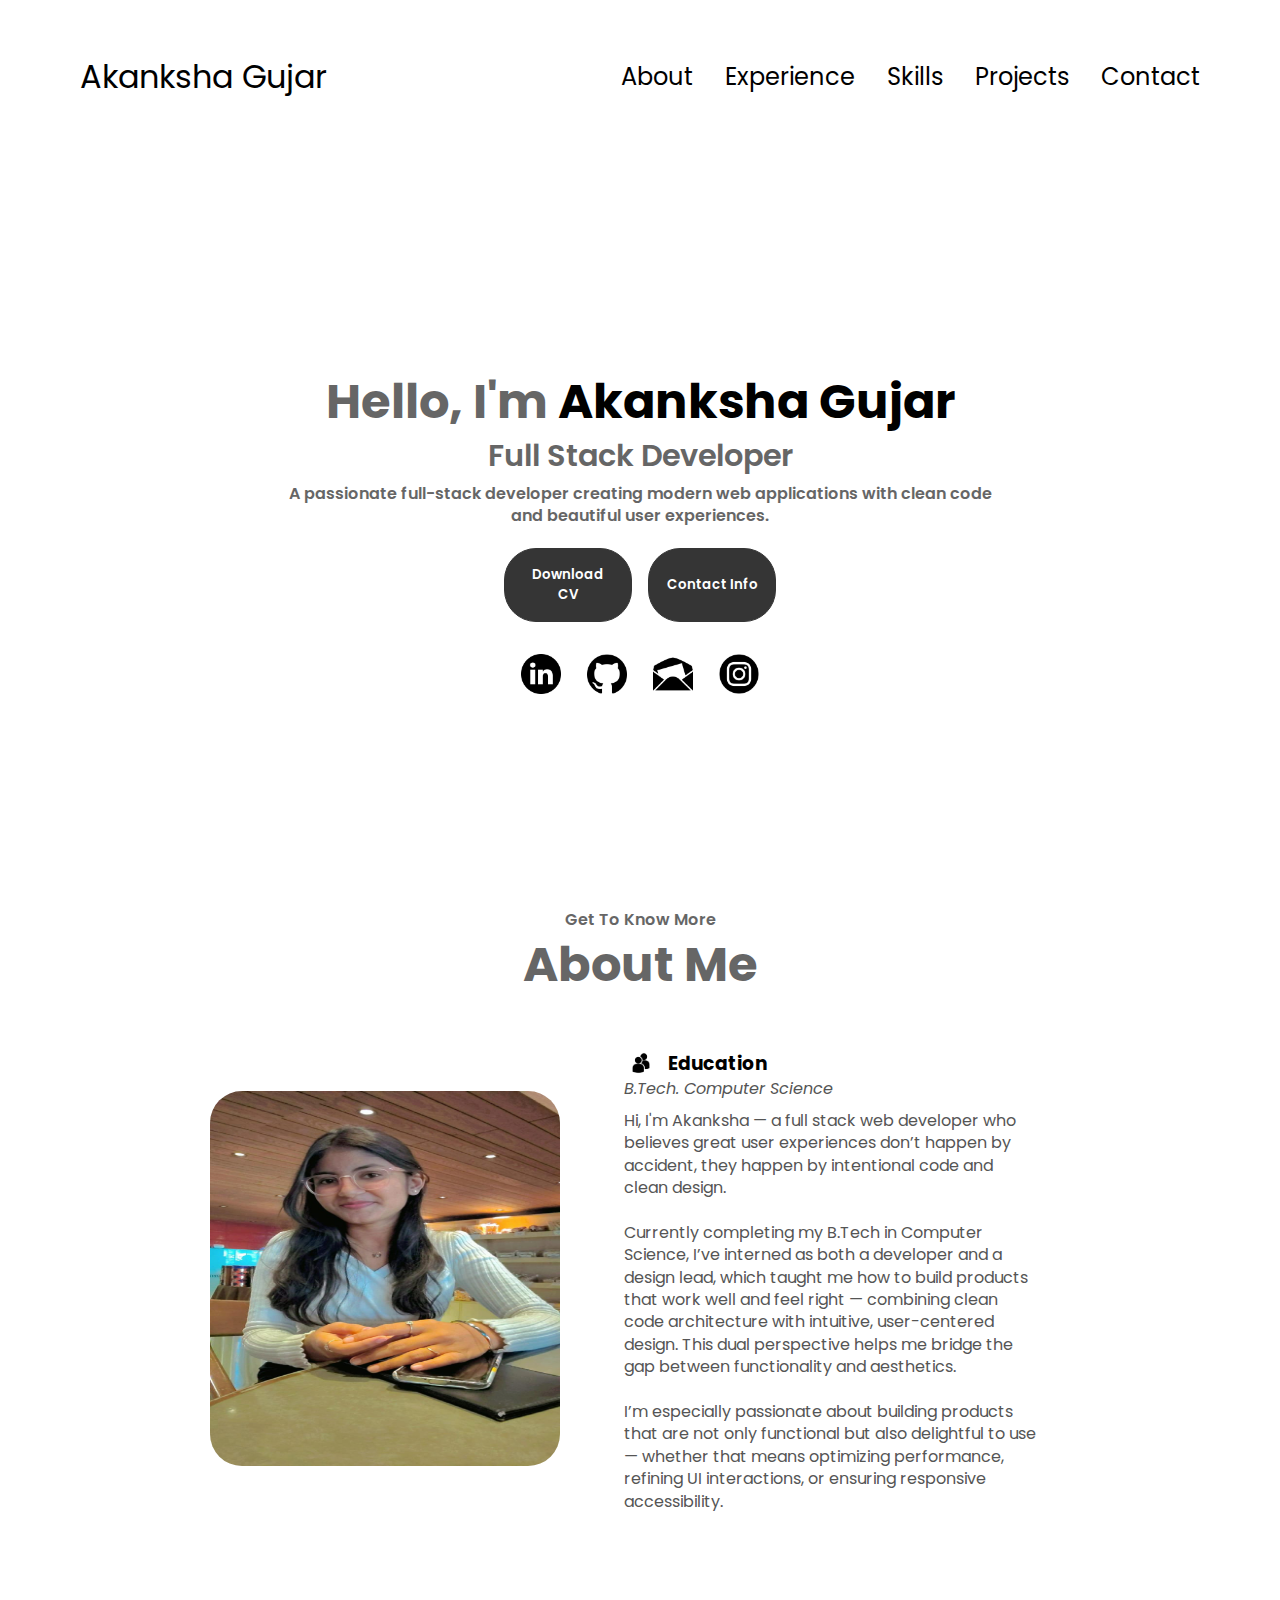
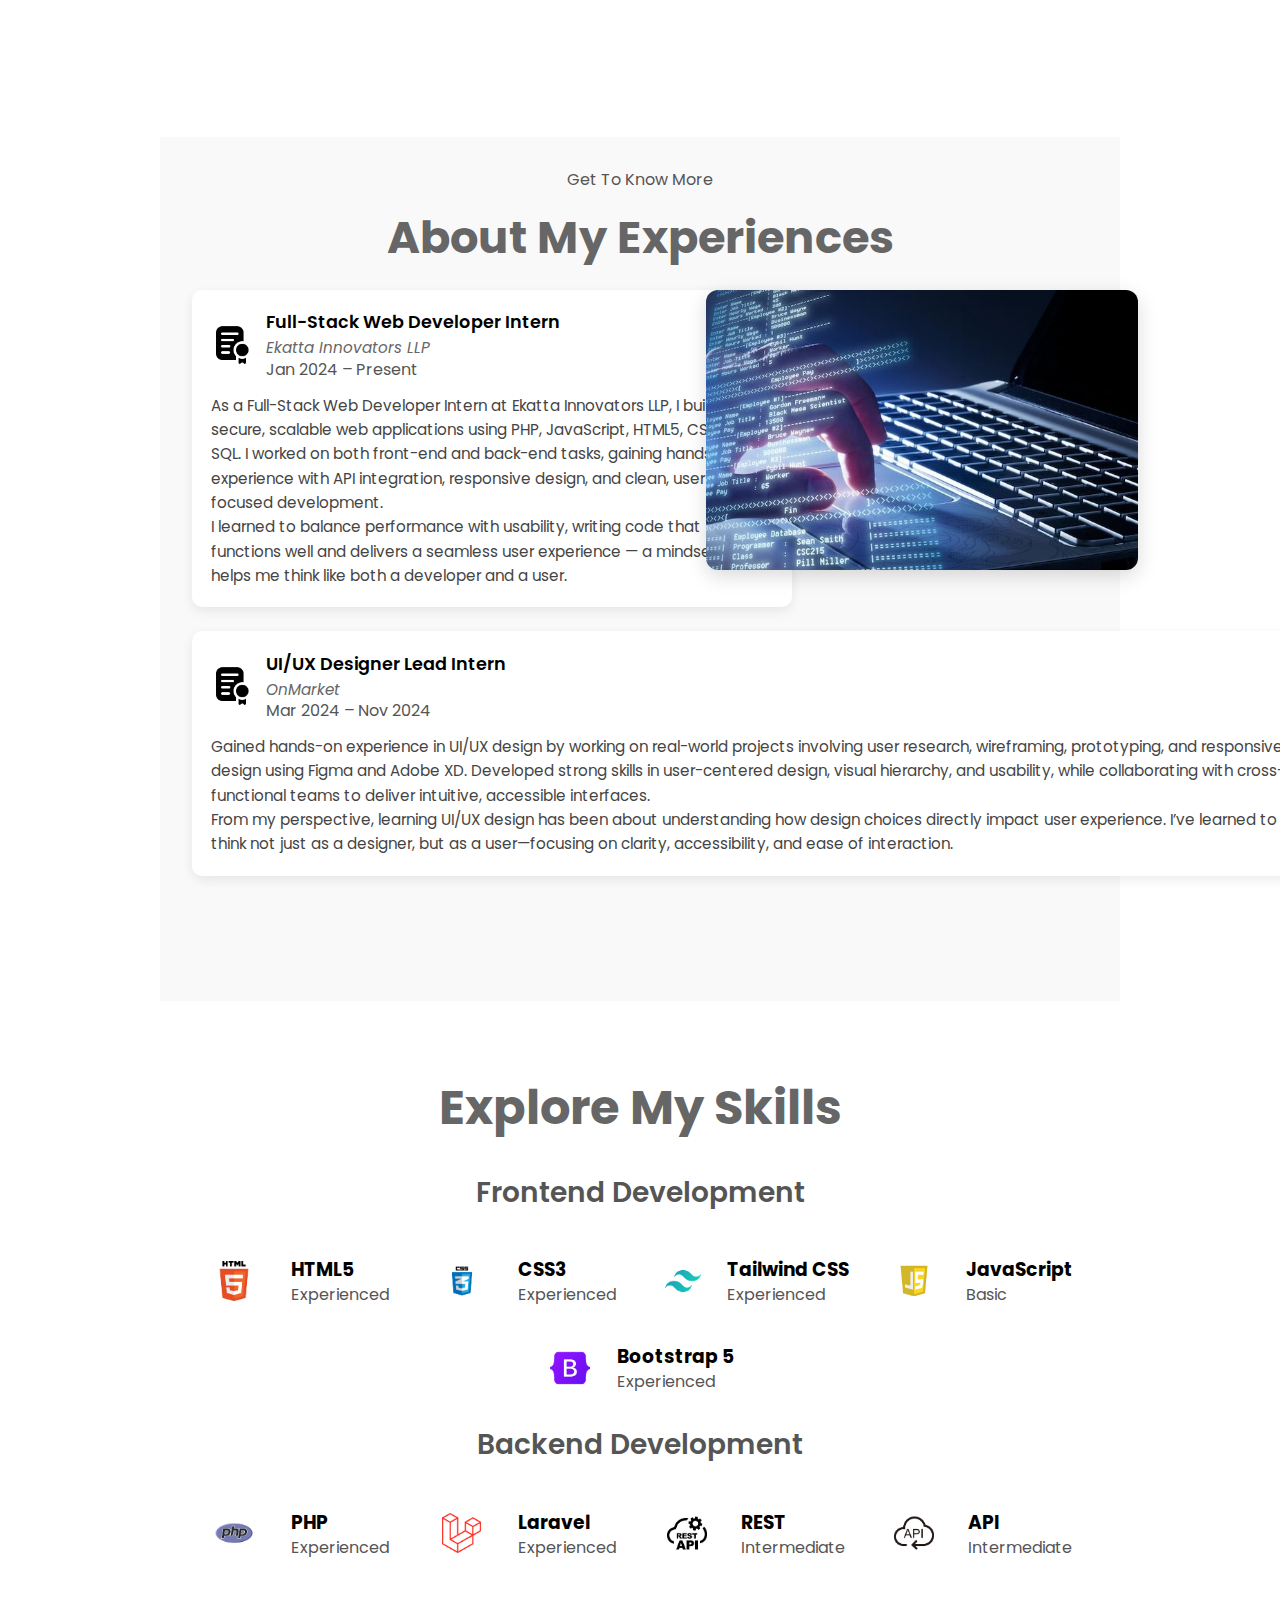
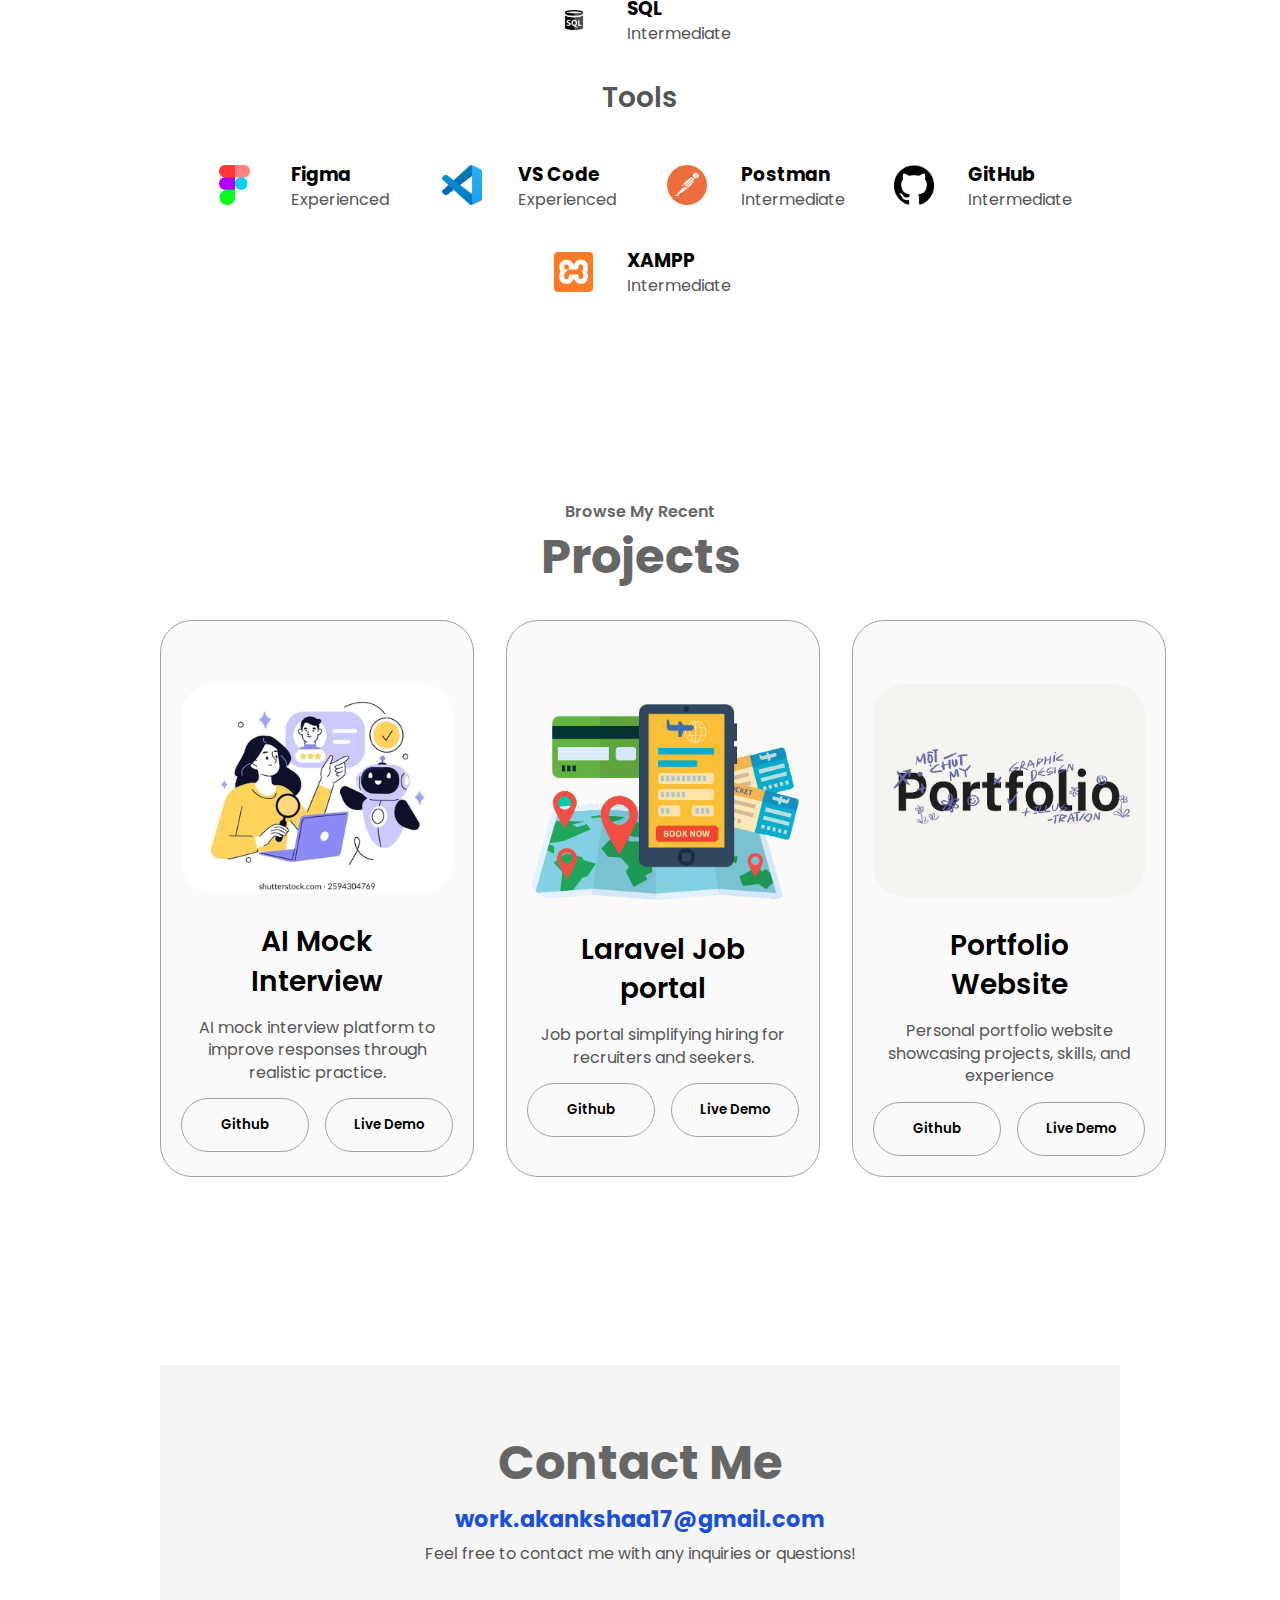
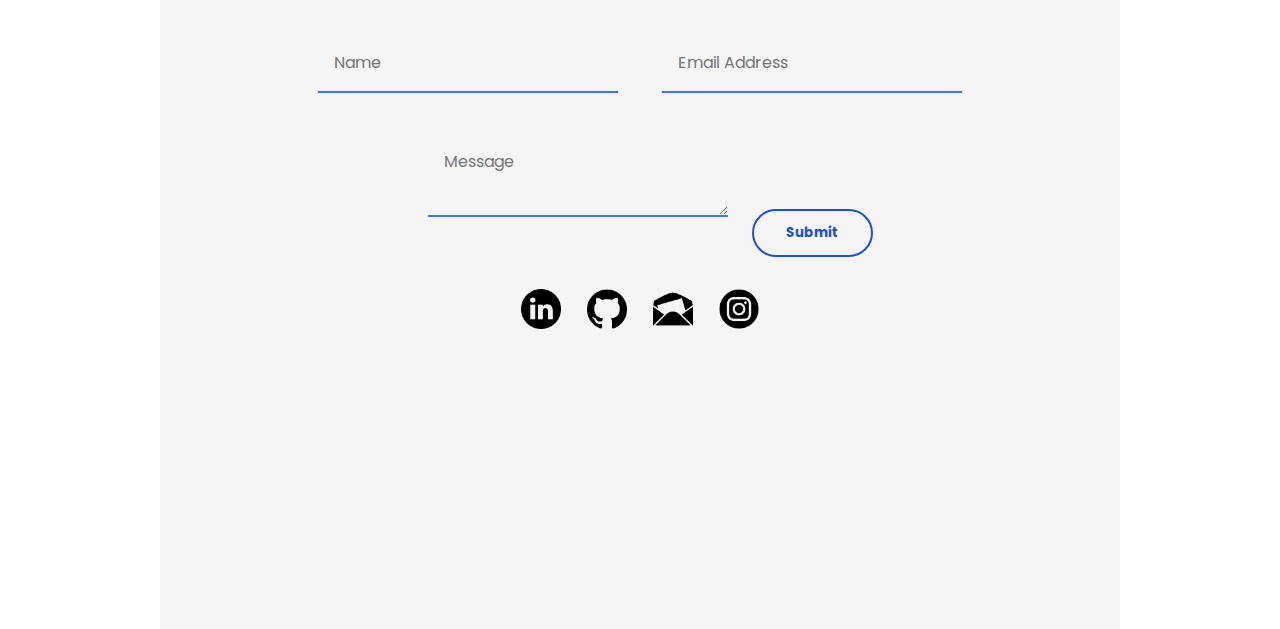
<file: index.html>
<!DOCTYPE html>
<html lang="en">

<head>
  <meta charset="UTF-8" />
  <meta http-equiv="X-UA-Compatible" content="IE=edge" />
  <meta name="viewport" content="width=device-width, initial-scale=1.0" />
  <title>My Portfolio</title>
  <link rel="stylesheet" href="style.css" />
  <link rel="stylesheet" href="mediaqueries.css" />
  <link rel="https://cdnjs.cloudflare.com/ajax/libs/font-awesome/6.7.2/css/all.min.css">

  <style>
    .menu-links {
      position: absolute;
      top: 100%;
      right: 0;
      /* ✅ Open menu aligned to the right */
      background-color: white;
      width: fit-content;
      max-height: 0;
      overflow: hidden;
      transition: all 0.3s ease-in-out;
    }


    /* Active class to show menu */
    .menu-links.active {
      max-height: 400px;
      /* Adjust as needed */
    }
  </style>
</head>

<body>

  <nav class="mobile-navbar">
    <div class="mobile-logo">Akanksha Gujar</div>
    <div class="menu-icon" onclick="toggleMobileMenu()">
      &#9776;
    </div>
    <ul class="mobile-menu-list" id="mobileMenu">
      <li><a href="#about">ABOUT</a></li>
      <li><a href="#experience">EXPERIENCE</a></li>
      <li><a href="#Skills">SKILLS</a></li>
      <li><a href="#projects">PROJECTS</a></li>
      <li><a href="#contact">CONTACT</a></li>
    </ul>
  </nav>

  <script>
    function toggleMobileMenu() {
      document.getElementById("mobileMenu").classList.toggle("menu-visible");
    }
  </script>

  <div class="menu-links">
    <ul>
      <li><a href="#about" onclick="toggleMenu()">About</a></li>
      <li><a href="#experience" onclick="toggleMenu()">Experience</a></li>
      <li><a href="#Skills" onclick="toggleMenu()">Skills</a></li>
      <li><a href="#projects" onclick="toggleMenu()">Projects</a></li>
      <li><a href="#contact" onclick="toggleMenu()">Contact</a></li>
    </ul>
  </div>

  <nav id="desktop-nav">
    <div class="logo">Akanksha Gujar</div>
    <div>
      <ul class="nav-links">
        <li><a href="#about">About</a></li>
        <li><a href="#experience">Experience</a></li>
        <li><a href="#Skills">Skills</a></li>
        <li><a href="#projects">Projects</a></li>
        <li><a href="#contact">Contact</a></li>
      </ul>
    </div>
  </nav>
  <!-- <nav id="hamburger-nav">
    <div class="logo">Akanksha Gujar</div>
    <div class="hamburger-menu">
      <div class="hamburger-icon" onclick="toggleMenu()">
        <span></span>
        <span></span>
        <span></span>
      </div>
      <div class="menu-links">
        <li><a href="#about" onclick="toggleMenu()">About</a></li>
        <li><a href="#experience" onclick="toggleMenu()">Experience</a></li>
        <li><a href="#Skills" onclick="toggleMenu()">Skills</a></li>
        <li><a href="#projects" onclick="toggleMenu()">Projects</a></li>
        <li><a href="#contact" onclick="toggleMenu()">Contact</a></li>
      </div>
    </div>
  </nav> -->

  <section id="profile">
    <div class="section__text">
      <h1 class="title">Hello, I'm<span class="highlight"> Akanksha Gujar</span></h1>
      <p class="section__text__p2">Full Stack Developer</p>
      <p class="section__text__p3">A passionate full-stack developer creating modern web applications with clean code
        <br>and beautiful user experiences.

      </p>
      <div class="btn-container">
        <button class="btn btn-color-1" onclick="downloadFile()">
          Download CV
        </button>

        <script>
          function downloadFile() {
            const link = document.createElement('a');
            link.href = '/assets/Akanksha Gujar -A resume.pdf';  // Use forward slashes
            link.download = 'Akanksha Gujar -A resume.pdf';
            document.body.appendChild(link);
            link.click();
            document.body.removeChild(link);
          }
        </script>



        <button class="btn btn-color-1" onclick="location.href='#contact'">
          Contact Info
        </button>
      </div>
      <div id="socials-container">
        <img src="assets/linkedin.png" alt="My LinkedIn profile" class="icon"
          onclick="location.href='https://linkedin.com/in/akanksha-gujar'" />
        <img src="assets/github.png" alt="My Github profile" class="icon"
          onclick="location.href='https://github.com/akankshaa-gujar'" />
        <img src="assets/envelope.png" alt="My email profile" class="icon"
          onclick="location.href='https://work.akankshaa17@gmail.com'" />
        <img src="assets/instagram.png" alt="My instagram profile" class="icon"
          onclick="location.href='https://www.instagram.com/a.akanksha_17?igsh=MWZia2c3Nmo2czVubw=='" />
      </div>
    </div>
  </section>

  <section id="about">
    <p class="section__text__p1">Get To Know More</p>
    <h1 class="title">About Me</h1>
    <div class="section-container">
      <div class="section__pic-container">
        <img src="assets/me.jpg" alt="Profile picture" class="about-pic" />
      </div>
      <div class="about-details-container">
        <div class="about-containers">

          <div class="details-container">
            <div class="education-inline">
              <img src="./assets/education.png" alt="Education icon" class="icon" />
              <h3>Education</h3>
            </div>
            <p><i>B.Tech. Computer Science</i></p>
          </div>
        </div>
        <div class="text-container">
          <p>
            Hi, I'm Akanksha — a full stack web developer who believes great user experiences don’t happen by accident,
            they happen by intentional code and clean design.
            <br><br>
            Currently completing my B.Tech in Computer Science, I’ve interned as both a developer and a design lead,
            which taught me how to build products that work well
            and feel right — combining clean code architecture with intuitive, user-centered design. This dual
            perspective helps me bridge the gap between functionality and aesthetics.
            <br><br>
            I’m especially passionate about building products that are not only functional but also delightful to use —
            whether that means optimizing performance, refining UI interactions, or ensuring responsive accessibility.

          </p>
        </div>
      </div>
    </div>
  </section>

  <!-- experince section start -->
  <section id="experience">
    <p class="section-text-p1">Get To Know More</p>
    <h1 class="section-title mb-3">About My Experiences</h1>

    <div class="experience-section-container">
      <!-- Left: Experience Details -->
      <div class="experience-details">

        <!-- Experience Card 1 -->
        <div class="experience-card">
          <div class="experience-header">
            <img src="assets/certificate.png" alt="Education icon" class="experience-icon" />
            <div class="experience-text">
              <h3 class="experience-title">Full-Stack Web Developer Intern</h3>
              <p class="experience-designation"><i>Ekatta Innovators LLP</i></p>
              <p class="experience-duration">Jan 2024 – Present</p>
            </div>
          </div>
          <p class="experience-description">
            As a Full-Stack Web Developer Intern at Ekatta Innovators LLP, I built secure, scalable web applications
            using PHP, JavaScript, HTML5, CSS3, and SQL. I worked on both front-end and back-end tasks, gaining hands-on
            experience with API integration, responsive design, and clean, user-focused development.<br>
            I learned to balance performance with usability, writing code that functions well and delivers a seamless
            user experience — a mindset that helps me think like both a developer and a user.
          </p>
        </div>

        <!-- Experience Card 2 -->
        <div class="experience-card-2">
          <div class="experience-header">
            <img src="assets/certificate.png" alt="Education icon" class="experience-icon" />
            <div class="experience-text">
              <h3 class="experience-title">UI/UX Designer Lead Intern</h3>
              <p class="experience-designation"><i>OnMarket</i></p>
              <p class="experience-duration">Mar 2024 – Nov 2024</p>
            </div>
          </div>
          <p class="experience-description-2">
            Gained hands-on experience in UI/UX design by working on real-world projects involving user research,
            wireframing, prototyping, and responsive design using Figma and Adobe XD. Developed strong skills in
            user-centered design, visual hierarchy, and usability, while collaborating with cross-functional teams to
            deliver intuitive, accessible interfaces.
            <br>
            From my perspective, learning UI/UX design has been about understanding how design choices directly impact
            user experience. I’ve learned to think not just as a designer, but as a user—focusing on clarity,
            accessibility, and ease of interaction.
          </p>
        </div>

      </div>

      <!-- Right: Profile Image -->
      <div class="experience-image-container">
        <img src="assets/experiences/code.jpg" alt="Profile picture" class="experience-image" />
      </div>
    </div>

  </section>


  <!-- experince section end  -->

  <section id="Skills">
    <h1 class="title"> Explore My Skills</h1>

    <div class="carousel-container">

      <!-- Frontend Slide -->
      <div class="skills-slide">
        <h2 class="Skills-sub-title">Frontend Development</h2>
        <div class="article-container">
          <article>

            <img src="assets/icons/html5.png" alt="HTML5" class="icon" />
            <div>
              <h3>HTML5</h3>
              <p>Experienced</p>
            </div>
          </article>
          <article>
            <img src="assets/icons/css3.png" alt="CSS3" class="icon" />
            <div>
              <h3>CSS3</h3>
              <p>Experienced</p>
            </div>
          </article>
          <article>
            <img src="assets/icons/tailwind css.png" alt="Tailwind" class="icon" />
            <div>
              <h3>Tailwind CSS</h3>
              <p>Experienced</p>
            </div>
          </article>
          <article>
            <img src="assets/icons/js.png" alt="JS" class="icon" />
            <div>
              <h3>JavaScript</h3>
              <p>Basic</p>
            </div>
          </article>
          <article>
            <img src="assets/icons/boottsrap5.jpg" alt="Bootstrap" class="icon" />
            <div>
              <h3>Bootstrap 5</h3>
              <p>Experienced</p>
            </div>
          </article>
        </div>
      </div>

      <!-- Backend Slide -->
      <div class="skills-slide">
        <h2 class="Skills-sub-title">Backend Development</h2>
        <div class="article-container">
          <article>
            <img src="assets/icons/php.png" alt="PHP" class="icon" />
            <div>
              <h3>PHP</h3>
              <p>Experienced</p>
            </div>
          </article>
          <article>
            <img src="assets/icons/laravel.png" alt="Laravel" class="icon" />
            <div>
              <h3>Laravel</h3>
              <p>Experienced</p>
            </div>
          </article>
          <article>
            <img src="assets/icons/rest.png" alt="REST" class="icon" />
            <div>
              <h3>REST</h3>
              <p>Intermediate</p>
            </div>
          </article>
          <article>
            <img src="assets/icons/api.png" alt="API" class="icon" />
            <div>
              <h3>API</h3>
              <p>Intermediate</p>
            </div>
          </article>
          <article>
            <img src="assets/icons/sql.png" alt="SQL" class="icon" />
            <div>
              <h3>SQL</h3>
              <p>Intermediate</p>
            </div>
          </article>
        </div>
      </div>

      <!-- Tools Slide -->
      <div class="skills-slide">
        <h2 class="Skills-sub-title">Tools</h2>
        <div class="article-container">
          <article>
            <img src="assets/icons/figma.png" alt="Figma" class="icon" />
            <div>
              <h3>Figma</h3>
              <p>Experienced</p>
            </div>
          </article>
          <article>
            <img src="assets/icons/vs code.jpg" alt="VS Code" class="icon" />
            <div>
              <h3>VS Code</h3>
              <p>Experienced</p>
            </div>
          </article>
          <article>
            <img src="assets/icons/postman.png" alt="Postman" class="icon" />
            <div>
              <h3>Postman</h3>
              <p>Intermediate</p>
            </div>
          </article>
          <article>
            <img src="assets/icons/github.png" alt="GitHub" class="icon" />
            <div>
              <h3>GitHub</h3>
              <p>Intermediate</p>
            </div>
          </article>
          <article>
            <img src="assets/icons/xampp.png" alt="XAMPP" class="icon" />
            <div>
              <h3>XAMPP</h3>
              <p>Intermediate</p>
            </div>
          </article>
        </div>
      </div>

    </div>
  </section>


  <!-- skills section end -->

  <section id="projects">
    <p class="section__text__p1">Browse My Recent</p>
    <h1 class="title">Projects</h1>
    <div class="Skills-details-container">
      <div class="about-containers">
        <div class="details-container color-container">
          <div class="article-container">
            <img src="assets/projects/online interview.webp" alt="Project 1" class="project-img" />
          </div>
          <h2 class="Skills-sub-title project-title">AI Mock Interview</h2>
          <P>AI mock interview platform to improve responses through realistic practice.</P>
          <div class="btn-container">
            <button class="btn btn-color-2 project-btn" onclick="location.href='https://github.com/'">
              Github
            </button>
            <button class="btn btn-color-2 project-btn" onclick="location.href='https://github.com/'">
              Live Demo
            </button>
          </div>
        </div>
        <div class="details-container color-container">
          <div class="article-container">
            <img src="assets/projects/ticket-booking.png" alt="Project 2" class="project-img-2" />
          </div>
          <h2 class="Skills-sub-title project-title ">Laravel Job portal</h2>
          <p>Job portal simplifying hiring for recruiters and seekers.</p>
          <div class="btn-container">
            <button class="btn btn-color-2 project-btn" onclick="location.href='https://github.com/'">
              Github
            </button>
            <button class="btn btn-color-2 project-btn" onclick="location.href='https://github.com/'">
              Live Demo
            </button>
          </div>
        </div>
        <div class="details-container color-container">
          <div class="article-container">
            <img src="assets/projects/portfolio.jpg" alt="Project 3" class="project-img" />
          </div>
          <h2 class="Skills-sub-title project-title">Portfolio Website</h2>
          <p>Personal portfolio website showcasing projects, skills, and experience </p>
          <div class="btn-container">
            <button class="btn btn-color-2 project-btn" onclick="location.href='https://github.com/'">
              Github
            </button>
            <button class="btn btn-color-2 project-btn" onclick="location.href='https://github.com/'">
              Live Demo
            </button>
          </div>
        </div>
      </div>
    </div>
  </section>

  <section id="contact">
    <h1>Contact Me</h1>
    <p class="contact-email">
      <a href="mailto:work.akankshaa17@gmail.com">work.akankshaa17@gmail.com</a>
    </p>
    <p class="contact-subtext">Feel free to contact me with any inquiries or questions!</p>

    <form id="contact-form" action="https://formsubmit.co/work.akankshaa17@gmail.com" method="POST">
      <input type="hidden" name="_next" value="thankyou.html">
      <input type="hidden" name="_captcha" value="false">
      <input type="text" name="Name" placeholder="Name" required />
      <input type="email" name="Email" placeholder="Email Address" required />
      <textarea name="Message" placeholder="Message" required></textarea>
      <button type="submit">Submit</button>
    </form>

    <div id="success-message" style="display: none; color: green; margin-top: 1rem;">
      ✅ Your message has been sent successfully!
    </div>

    <div id="socials-container">
      <img src="assets/linkedin.png" alt="LinkedIn" class="icon"
        onclick="location.href='https://linkedin.com/in/akanksha-gujar'" />
      <img src="assets/github.png" alt="GitHub" class="icon"
        onclick="location.href='https://github.com/akankshaa-gujar'" />
      <img src="assets/envelope.png" alt="Email" class="icon"
        onclick="location.href='mailto:work.akankshaa17@gmail.com'" />
      <img src="assets/instagram.png" alt="Instagram" class="icon"
        onclick="location.href='https://www.instagram.com/a.akanksha_17?igsh=MWZia2c3Nmo2czVubw=='" />
    </div>
  </section>

  <script>
    const form = document.getElementById('contact-form');
    const successMsg = document.getElementById('success-message');

    form.addEventListener('submit', function (e) {
      e.preventDefault();
      fetch(form.action, {
        method: "POST",
        body: new FormData(form),
        headers: { 'Accept': 'application/json' }
      }).then(response => {
        if (response.ok) {
          form.reset();
          successMsg.style.display = 'block';
          setTimeout(() => {
            window.location.reload();
          }, 2000); // wait 2 seconds before refresh
        }
      });
    });
  </script>

  <script src="script.js"></script>


  <script>
    function toggleMenu() {
      const menu = document.querySelector('.menu-links');
      menu.classList.toggle('active');
    }
  </script>

</body>

</html>
</file>
<file: mediaqueries.css>
@media screen and (max-width: 768px) {
.mobile-navbar {
  background-color: #000;
  color: white;
  display: flex;
  justify-content: space-between;
  align-items: center;
  padding: 15px 20px;
  position: relative;
}

.mobile-logo {
  font-size: 20px;
  font-weight: bold;
}

.menu-icon {
  font-size: 24px;
  cursor: pointer;
}

.mobile-menu-list {
  list-style: none;
  display: none;
  flex-direction: column;
  align-items: center;
  background-color: #000000;
  position: absolute;
  top: 85px;
  left: 0;
  width: 100%;
  z-index: 999;
}


.mobile-menu-list.menu-visible {
  display: flex;
}

.mobile-menu-list li a {
  color: white;
  text-decoration: none;
  font-size: 16px;
  transition: color 0.3s ease;
}

.mobile-menu-list li a:hover {
  color: gray; /* or #ccc if you want lighter gray */
}

.mobile-menu-list li {
  padding: 15px 0;
}

}
@media screen and (max-width: 600px) {
  #profile {
    height: 200px;
    margin-bottom: 0;
  }

    #profile {
    height: 52vh;
    margin-bottom: 0;
  }
}


.menu-links li {
    list-style: none;
}
@media (max-width: 768px) {
    nav ul li {
        padding: 0px;
    }
  }

@media screen and (max-width: 768px) {
  #desktop-nav {
    display: none;
  }
  #hamburger-nav {
    display: flex;
  }
  #experience,
  .experience-details-container {
    margin-top: 2rem;
  }
  #profile,
  .section-container {
    display: block;
  }
  .arrow {
    display: none;
  }
  section,
  .section-container {
    height: fit-content;
  }
  section {
    margin: 0 5%;
  }
  .section__pic-container {
    width: 275px;
    height: 275px;
    margin: 0 auto 2rem;
  }
  .about-containers {
    margin-top: 0;
  }
}


@media(max-width: 768px){
  nav ul{
    position: absolute;
    top: 90px;
    right: 0;
    right: 0;
    flex-direction: column;
    text-align: center;
    gap: 0;
  }

  nav ul li{
    padding: 0px;
  }

  .menu-icon{
    display: block;
  }

}


/* @media (max-width: 768px) {
  .menu-links {
    display: none;
    flex-direction: column;
    background-color: white;
    position: absolute;
    top: 60px;
    right: 10px;
    width: 200px;
    box-shadow: 0 4px 8px rgba(0, 0, 0, 0.2);
    padding: 1rem;
    z-index: 10;
  }

  .menu-links.open {
    display: flex;
  }

  .hamburger-icon {
    display: block;
    cursor: pointer;
  }

  .hamburger-icon span {
    display: block;
    width: 25px;
    height: 3px;
    background-color: black;
    margin: 5px 0;
    transition: 0.4s;
  }
} */


@media screen and (max-width: 1200px) {
  #about .section-container {
    display: block;
    margin-left: 5%;
    margin-right: 5%;
  }

  .section__pic-container {
    width: 275px;
    height: 275px;
    margin: 0 auto 2rem;
  }
}

/* 768px and below (Mobile/tablet) */
@media screen and (max-width: 768px) {
  #about .section-container {
    display: flex;
    flex-direction: column;
    align-items: center;
    text-align: center;
    padding-left: 1rem;
    padding-right: 1rem;
    margin-left: auto;
    margin-right: auto;
  }

      #about .title {
        font-size: 2.8rem;
        margin-left: 40px;
    }
  
  .section__pic-container {
    width: 100%;
    max-width: 250px;


    display: flex;            /* Added */
    justify-content: center;  /* Added */
  }

  .about-pic {
   height: 250px;
    width: -webkit-fill-available;
   align-items: center;

  }


  .about-details-container {
    width: 100%;
  }
}

/* 600px and below (Small devices) */
@media screen and (max-width: 600px) {
  #about .section-container {
    padding-left: 1rem;
    padding-right: 1rem;
    margin-left: auto;
    margin-right: auto;
  }

  .text-container p {
    font-size: 1rem;
    line-height: 1.5;
  }
}



@media screen and (max-width: 600px) {
  #contact,
  footer {
    height: 40vh;
  }
  #profile {
    height: 60vh;
    margin-bottom: 0;
  }

  
  article {
    font-size: 1rem;
  }
  footer nav {
    height: fit-content;
    margin-bottom: 2rem;
  }
  .about-containers,
  .contact-info-upper-container,
  .btn-container {
    flex-wrap: wrap;
  }
  .contact-info-container {
    margin: 0;
  }
  .contact-info-container p,
  .nav-links li a {
    font-size: 1rem;
  }
  .experience-sub-title {
    font-size: 1.25rem;
  }

  .logo {
    font-size: 1.5rem;
  }
  .nav-links {
    flex-direction: column;
    gap: 0.5rem;
    text-align: center;
  }
  .section__pic-container {
    width: auto;
    height: 46vw;
    justify-content: center;
  }
  .section__text__p2 {
    font-size: 1.25rem;

  }
  .title {
    font-size: 2rem;
  }
  .text-container {
    text-align: justify;
  }
}


@media (max-width: 768px) {
  /* Stack the layout vertically */
  .experience-section-container {
    flex-direction: column;
    align-items: center;
    padding: 1rem;
  }

  .experience-details,
  .experience-image-container {
    width: 100%;
    min-width: unset;
  }

  .experience-card,
  .experience-card-2 {
    width: 100%;
    padding: 1rem;
  }

  .experience-description,
  .experience-description-2 {
    width: 100%;
    font-size: 0.9rem;
  }

  .experience-header {
    flex-direction: column;
    align-items: flex-start;
    gap: 0.5rem;
  }

  .experience-text {
    align-items: flex-start;
  }

  .experience-title {
    font-size: 1rem;
  }

  .experience-designation {
    font-size: 0.85rem;
  }

  .experience-icon {
    width: 35px;
  }

  .experience-image {
    width: 100%;
    max-width: 100%;
    margin: 2rem 0 0;
  }
}


  @media screen and (max-width: 768px) {
    .frontend-grid,
    .article-container {
      grid-template-columns: 1fr;
    }

    .article-container,
    .frontend-grid {
      display: grid;
      gap: 1rem;
    }

    .details-container {
      padding: 1rem;
      margin-left: 40px;
    }

    .icon {
      width: 40px;
      height: 40px;
    }
  }


  @media (max-width: 768px) {
  .section-container {
    flex-direction: column;
    margin-left: 20px;
    margin-right: 20px;
    padding: 0;
  }

  .about-pic {
    width: 200px;
    height: 200px;
        align-items: center;
        margin: 20px;
        object-fit: cover;
        object-position: top;
    }

.about-containers, .about-details-container {
    display: flex;
    margin-top: 5px;
}
.about-details-container {
    margin-top: 0px;
    flex-direction: column;
    align-items: start;
    margin-right: 63px;
}


  #about .title{
margin:0px;
  }

  .text-container {
    text-align: left;
    font-size: 0.95rem;
  }

  .title {
    font-size: 1.5rem;
  }

  .section__text__p1 {
    font-size: 0.9rem;
  }

  
}

@media (max-width: 480px) {
  .about-pic {
    width: 240px;
    height: 240px;
    margin: 20px;
  }

  .title {
    font-size: 1.3rem;
    margin-left: -14px;

  }

  .text-container {
    font-size: 0.9rem;
    margin-left: 60px;
  }
}

@media only screen and (max-width: 600px) {
  /* Skills section adjustments */
  #Skills .carousel-container {
    display: flex;
    flex-direction: column;
    gap: 2rem;
  }
  
  #Skills .skills-slide {
    width: 100%;
    margin-bottom: 1rem;
  }
  
  #Skills .Skills-sub-title {
    text-align: center;
    font-size: 1.5rem;
    margin-bottom: 1rem;
  }
  
  #Skills .article-container {
    display: grid;
    grid-template-columns: repeat(2, 1fr);
    gap: 1rem;
  }
  
  #Skills article {
    flex-direction: column;
    align-items: center;
    text-align: center;
    padding: 0.5rem;
  }
  
  #Skills .icon {
    width: 40px;
    height: 40px;
    margin-bottom: 0.5rem;
  }
  
  #Skills article h3 {
    font-size: 0.9rem;
    margin: 0;
  }
  
  #Skills article p {
    font-size: 0.8rem;
    margin: 0;
  }

       #Skills .title {
        font-size: 2.8rem;
        margin-left: 0;

}

#projects {
    position: relative;
    margin-top: 5px;
    height: 100vh;
    padding: 10px;
}


#projects .title {
        font-size: 2.8rem;
        margin-left: 0px;
}

#projects .section__text__p1{
font-size: 1.2rem;
}

    #projects .details-container {
        padding: 1rem;
        margin-left: 5px;
    }
  }


  /* projects section */

  @media (max-width: 576px) {
  #contact {
    padding: 1.5rem 1rem;
  }

    #contact h1 {
        font-size: 2.8rem;
        margin-bottom: 17px;
    }


  .contact-email a {
    font-size: 0.95rem;
    word-break: break-word;
  }

  .contact-subtext {
    font-size: 0.85rem;
  }

  #contact-form {
    width: 100%;
    gap: 0.75rem;
  }

  #contact-form input,
  #contact-form textarea {
    font-size: 0.95rem;
    padding: 0.65rem;
  }

  #contact-form button {
        font-size: 0.95rem;
        padding: 0.65rem;
        width: 138px;
        margin-bottom: 10px;
  }


  #socials-container {
    flex-direction: row;
    justify-content: center;
    flex-wrap: wrap;
    gap: 0.75rem;
    margin-top: 1.5rem;
  }

  #socials-container .icon {
    width: 36px;
    height: 36px;
  }

  #success-message {
    font-size: 0.9rem;
    margin-top: 1rem;
  }

  input[type="text"], input[type="email"], textarea {
    width: 300px;
    resize: vertical;
    margin-bottom: 2rem;
    margin-left: 15px;
  }
}
</file>
<file: style.css>
/* IMPORTS */
@import url("https://fonts.googleapis.com/css2?family=Poppins:wght@300;400;500;600&display=swap");

/* RESET & BASE STYLES */
* {
  margin: 0;
  padding: 0;
  box-sizing: border-box;
  font-family: 'Poppins', sans-serif;
}

html {
  scroll-behavior: smooth;
  height: 100%;
  width: 100%;
}

body {
  font-family: 'Poppins', sans-serif;
}

p {
  color: rgb(85, 85, 85);
  line-height: 1.4;
}

h1 {
  font-size: 2.2rem;
  color: #fff;
  line-height: 1.4;
}

h2 {
  color: #000;
  font-size: 1.3rem;
  text-align: center;
  line-height: 1.4;
  margin-bottom: 10px;
}

input {
  border: 0;
  border-left: 1px solid #ccc;
  border-radius: 0;
  outline: 0;
  padding: 5px;
}

/* WRAPPERS */
.page-wrapper,
.nav-wrapper {
  width: 100%;
  height: auto;
}

.nav-wrapper {
  position: sticky;
  top: 0;
  background-color: #fff;
}

.grad-bar {
  width: 100%;
  height: 5px;
  background: linear-gradient(-45deg, #EE7752, #E73C7E, #23A6D5, #23D5AB);
  background-size: 400% 400%;
  animation: gradbar 15s ease infinite;
}

/* NAVIGATION */

.mobile-navbar {
  display: none;
}

nav,
.nav-links {
  display: flex;
}

nav {
  justify-content: space-between;
  align-items: center;
  padding: 0 5rem;
  height: 17vh;
}

.nav-links {
  gap: 2rem;
  list-style: none;
  font-size: 1.5rem;
}

a {
  color: black;
  text-decoration: none;
  transition: all 300ms ease;
}

a:hover {
  color: grey;
  text-decoration: underline;
  text-underline-offset: 1rem;
  text-decoration-color: rgb(181, 181, 181);
}

.logo {
  font-size: 2rem;
  margin-left: 0;
}

.logo:hover {
  cursor: default;
}

/* HAMBURGER MENU */
#hamburger-nav {
  display: none;
}

.hamburger-menu {
  position: relative;
  display: inline-block;
}

.hamburger-icon {
  display: flex;
  flex-direction: column;
  justify-content: space-between;
  height: 24px;
  width: 30px;
  cursor: pointer;
}

.hamburger-icon span {
  width: 100%;
  height: 2px;
  background-color: black;
  transition: all 0.3s ease-in-out;
}

.menu-links {
  position: absolute;
  top: 100%;
  right: 0;
  background-color: white;
  width: fit-content;
  max-height: 0;
  overflow: hidden;
  transition: all 0.3s ease-in-out;
}

.menu-links a {
  display: block;
  padding: 10px;
  text-align: center;
  font-size: 1.5rem;
  color: black;
  text-decoration: none;
  transition: all 0.3s ease-in-out;
}

.menu-links li {
  list-style: none;
}

.menu-links.open {
  max-height: 300px;
}

.hamburger-icon.open span:first-child {
  transform: rotate(45deg) translate(10px, 5px);
}

.hamburger-icon.open span:nth-child(2) {
  opacity: 0;
}

.hamburger-icon.open span:last-child {
  transform: rotate(-45deg) translate(10px, -5px);
}

/* SECTIONS */
section {
  padding-top: 4vh;
  height: 96vh;
  margin: 0 10rem;
  box-sizing: border-box;
  min-height: fit-content;
}

.section-container {
  display: flex;
  gap: 4rem;
  height: 80%;
}

/* PROFILE SECTION */
#profile {
  display: flex;
  justify-content: center;
  height: 80vh;
}

.section__pic-container {
  display: flex;
  height: 400px;
  width: 400px;
  margin: auto 0;
}

.section__text {
  align-self: center;
  text-align: center;
}

.section__text p,
.section__text__p1,
.section__text__p2,
.section__text__p3 {
  font-weight: 600;
  color: #666;
}

.section__text__p2 {
  font-size: 1.9rem;
  margin-bottom: 5px;
}

.section__text__p3 {
  margin-bottom: 20px;
}

.title {
  font-size: 3rem;
  text-align: center;
  color: #666;
}

.highlight {
  color: rgb(0, 0, 0);
}

#socials-container {
  display: flex;
  justify-content: center;
  margin-top: 1rem;
  gap: 1rem;
}

/* ICONS */
.icon {
  cursor: pointer;
  height: 2rem;
}

/* BUTTONS */
.btn-container {
  display: flex;
  justify-content: center;
  gap: 1rem;
}

.btn {
  font-weight: 600;
  transition: all 300ms ease;
  padding: 1rem;
  width: 8rem;
  border-radius: 2rem;
}

.btn-color-1,
.btn-color-2 {
  border: rgb(53, 53, 53) 0.1rem solid;
}

.btn-color-1:hover,
.btn-color-2:hover {
  cursor: pointer;
}

.btn-color-1,
.btn-color-2:hover {
  background: rgb(53, 53, 53);
  color: white;
}

.btn-color-1:hover {
  background: rgb(0, 0, 0);
}

.btn-color-2 {
  background: none;
}

.btn-color-2:hover {
  border: rgb(255, 255, 255) 0.1rem solid;
}

/* ABOUT SECTION */
.education-inline {
  display: flex;
  align-items: center;
  gap: 10px;
}

.education-inline .icon {
  width: 24px;
  height: auto;
}

#about {
  position: relative;
}

.about-containers {
  display: flex;
  gap: 2rem;
  margin: 10px 0;
}

.about-details-container {
  display: flex;
  flex-direction: column;
  align-items: start;
  margin-top: 40px;
  margin-right: 80px;
}

.about-pic {
  border-radius: 2rem;
  width: 368px;
  height: 375px;
  margin-left: 50px;
}

.arrow {
  position: absolute;
  right: -5rem;
  bottom: 2.5rem;
}

.details-container {
  flex: 1;
  background: white;
  border-radius: 2rem;
  text-align: center;
}

/* EXPERIENCE SECTION */
#experience {
  padding: 2rem;
  background-color: #f9f9f9;
}

.section-text-p1,
.section-title {
  text-align: center;
  margin-bottom: 1rem;
}

.section-title {
  font-size: 2.8rem;
  font-weight: 700;
  color: #666;
  margin-bottom: 20px;
}

.experience-section-container {
  display: flex;
  flex-wrap: wrap;
  gap: 2rem;
  justify-content: space-between;
  align-items: flex-start;
}

.experience-details {
  flex: 1;
  min-width: 300px;
}

/* MOBILE STYLES */
@media only screen and (max-width: 720px) {
  h1 {
    font-size: 1.9rem;
  }

  h2 {
    font-size: 1rem;
  }

  p {
    font-size: 0.8rem;
  }

  .navbar ul {
    flex-direction: column;
    position: fixed;
    top: 55px;
    width: 100%;
    height: calc(100vh - 55px);
    background-color: #fff;
    text-align: center;
    transform: translate(-101%);
    overflow: hidden;
  }

  .navbar li {
    padding: 15px;
  }

  .navbar li:first-child {
    margin-top: 50px;
  }

  .navbar li a {
    font-size: 1rem;
  }

  .menu-toggle, .bar {
    display: block;
    cursor: pointer;
  }



  .headline {
    height: 20vh;
  }

  .feature-container {
    margin-top: 20px;
  }

  .feature-container p {
    margin-bottom: 25px;
  }

  .feature-container:nth-child(2) {
    order: -1;
  }

  #search-icon,
  .search-input {
    display: none;
  }
}

/* KEYFRAMES */
@keyframes gradbar {
  0% { background-position: 0% 50%; }
  50% { background-position: 100% 50%; }
  100% { background-position: 0% 50%; }
}

/* ============================================================
   Clean‑Start Stylesheet  –  Only rules from user snippet
   All duplicates merged; order preserved to keep appearance
   ============================================================ */

/* -----------------------------
   SECTION LAYOUT
   ----------------------------- */
section {
  padding-top: 4vh;
  height: 96vh;              /* unified height */
  margin: 0 10rem;
  box-sizing: border-box;
  min-height: fit-content;
}

.section-container {
  display: flex;
  gap: 4rem;                 /* latest value wins */
  height: 80%;
}

/* -----------------------------
   PROFILE SECTION
   ----------------------------- */
#profile {
  display: flex;
  justify-content: center;
  height: 80vh;
}

.section__pic-container {
  display: flex;
  height: 478px;            /* latest override */
  width: 400px;
  margin: auto 0;
}

.section__text               { align-self: center; text-align: center; }
.section__text p             { font-weight: 600; }
.section__text__p1           { text-align: center; }
.section__text__p2           { font-size: 1.9rem; margin-bottom: 5px; color: #666; }
.section__text__p3           { margin-bottom: 20px; color: #666; }
.title                        { font-size: 3rem; text-align: center; color: #666; }
.highlight                    { color: #000; }

/* Social icons (shared) */
#socials-container {
  display: flex;
  justify-content: center;
  gap: 1rem;
  margin-top: 2rem;          /* consolidated */
}

.icon {
  width: 40px;
  height: 40px;
  margin: 0 5px;
  cursor: pointer;
  transition: transform 0.3s ease;
}
.icon:hover { transform: scale(1.1); }

/* -----------------------------
   BUTTONS
   ----------------------------- */
.btn-container {
  display: flex;
  justify-content: center;
  gap: 1rem;
}

.btn {
  padding: 1rem;
  width: 8rem;
  border-radius: 2rem;
  font-weight: 600;
  border: 0.1rem solid rgb(53, 53, 53);
  transition: all 300ms ease;
}

.btn-color-1 { background: rgb(53, 53, 53); color: #fff; }
.btn-color-1:hover { background: #000; }

.btn-color-2 { background: none; color: #000; }
.btn-color-2:hover { background: rgb(53, 53, 53); color: #fff; border-color: #fff; }

/* -----------------------------
   ABOUT SECTION
   ----------------------------- */
#about { position: relative; }

.about-containers          { display: flex; gap: 2rem; margin: 10px 0; }
.about-details-container   { display: flex; flex-direction: column; align-items: flex-start; margin-top: 40px; margin-right: 80px; }

.about-pic { width: 368px; height: 375px; border-radius: 2rem; margin-left: 50px; }
.arrow     { position: absolute; right: -5rem; bottom: 2.5rem; }

details-container{
  flex: 1;
  background: #fff;
  border-radius: 2rem;
  text-align: center;
}

.education-inline        { display: flex; align-items: center; gap: 10px; }
.education-inline .icon  { width: 24px; height: auto; }

/* -----------------------------
   EXPERIENCE SECTION
   ----------------------------- */
#experience { padding: 2rem; background: #f9f9f9; }

.section-title { font-size: 2.8rem; font-weight: 700; color: #666; text-align: center; margin-bottom: 20px; }

.experience-section-container { display: flex; flex-wrap: wrap; gap: 2rem; justify-content: space-between; align-items: flex-start; }
.experience-details            { flex: 1; min-width: 300px; }

.experience-card,
.experience-card-2 {
  background: #fff;
  padding: 1.2rem;
  border-radius: 10px;
  box-shadow: 0 4px 12px rgba(0,0,0,0.08);
  margin-bottom: 1.5rem;
}
.experience-card   { width: 600px; }
.experience-card-2 { width: 1100px; }

.experience-header { display: flex; align-items: center; gap: 15px; margin-bottom: 0.8rem; }
.experience-icon   { width: 40px; height: auto; }
.experience-text   { display: flex; flex-direction: column; }
.experience-title  { font-size: 1.1rem; font-weight: 600; margin: 0; }
.experience-designation { font-size: 0.95rem; color: #666; margin-top: 2px; }
.experience-description,
.experience-description-2 { font-size: 0.95rem; color: #444; line-height: 1.6; }
.experience-description-2 { width: 1100px; }

.experience-image-container { flex: 1; min-width: 280px; display: flex; justify-content: center; align-items: center; }
.experience-image          { width: 100%; max-width: 450px; border-radius: 12px; box-shadow: 0 6px 20px rgba(0,0,0,0.15); margin-left: 100px; }

/* -----------------------------
   SKILLS SECTION
   ----------------------------- */
#Skills {
  position: relative;
  padding: 3rem 2rem;
  margin-top: 25px;
  box-sizing: border-box;
}

.Skills-sub-title { font-size: 1.75rem; font-weight: 600; color: #555; margin: 2rem 0 1.4rem; }

.Skills-details-container-2 { display: flex; flex-direction: column; justify-content: center; margin: 10px 0; }
.article-container          { display: flex; flex-wrap: wrap; justify-content: center; gap: 2.2rem; margin: 43px 0 29px; }

article { display: flex; align-items: center; justify-content: space-around; gap: 1.2rem; width: 12rem; }
article .icon{ width: 40px; height: 40px; object-fit: contain; cursor: default; }

/* -----------------------------
   PROJECTS SECTION
   ----------------------------- */
#projects { position: relative; margin-top: 90px; height: 100vh; }
#projects .about-containers { margin-top: 30px; }

.color-container { background: #fafafa; border: 1px solid #a3a3a3; padding: 20px; }
.project-img,
.project-img-2 { width: 100%; height: 90%; border-radius: 2rem; }
.project-img-2 { margin-top: 20px; }

.project-title { margin: 1rem; color: #000; }
.project-btn   { margin-top: 14px; color: #000; border-color: #a3a3a3; }

/* -----------------------------
   CONTACT SECTION
   ----------------------------- */
#contact {
      padding: 4rem 2rem;
  background: #f5f5f5;
  text-align: center;
  margin-bottom: 5rem;
  
}

#contact h1     { font-size: 3rem; color: #666; margin-bottom: 0.5rem; }
.contact-email a{ font-size: 1.4rem; color: #1a50d8; font-weight: 700; text-decoration: none; display: inline-block; margin-bottom: 0.5rem; }
.contact-subtext{ color: #555; margin-bottom: 3rem; }

form          { max-width: 800px; margin: auto; }
.form-group   { display: flex; flex-wrap: wrap; justify-content: center; gap: 2rem; margin-bottom: 1.5rem; }

input[type="text"],
input[type="email"],
textarea {
  width: 300px;
  padding: 1rem;
  background: transparent;
  border: none;
  border-bottom: 2px solid #4373ed;
  font-size: 1rem;
  outline: none;
  resize: vertical;
      margin: 20px;
}

button {
  border: 2px solid #1a50d8;
  padding: 0.75rem 2rem;
  border-radius: 50px;
  font-weight: bold;
  background: transparent;
  color: #1a50d8;
  cursor: pointer;
}

/* -----------------------------
   FOOTER
   ----------------------------- */
footer { height: 26vh; margin: 0 1rem; }
footer p { text-align: center; }
</file>
